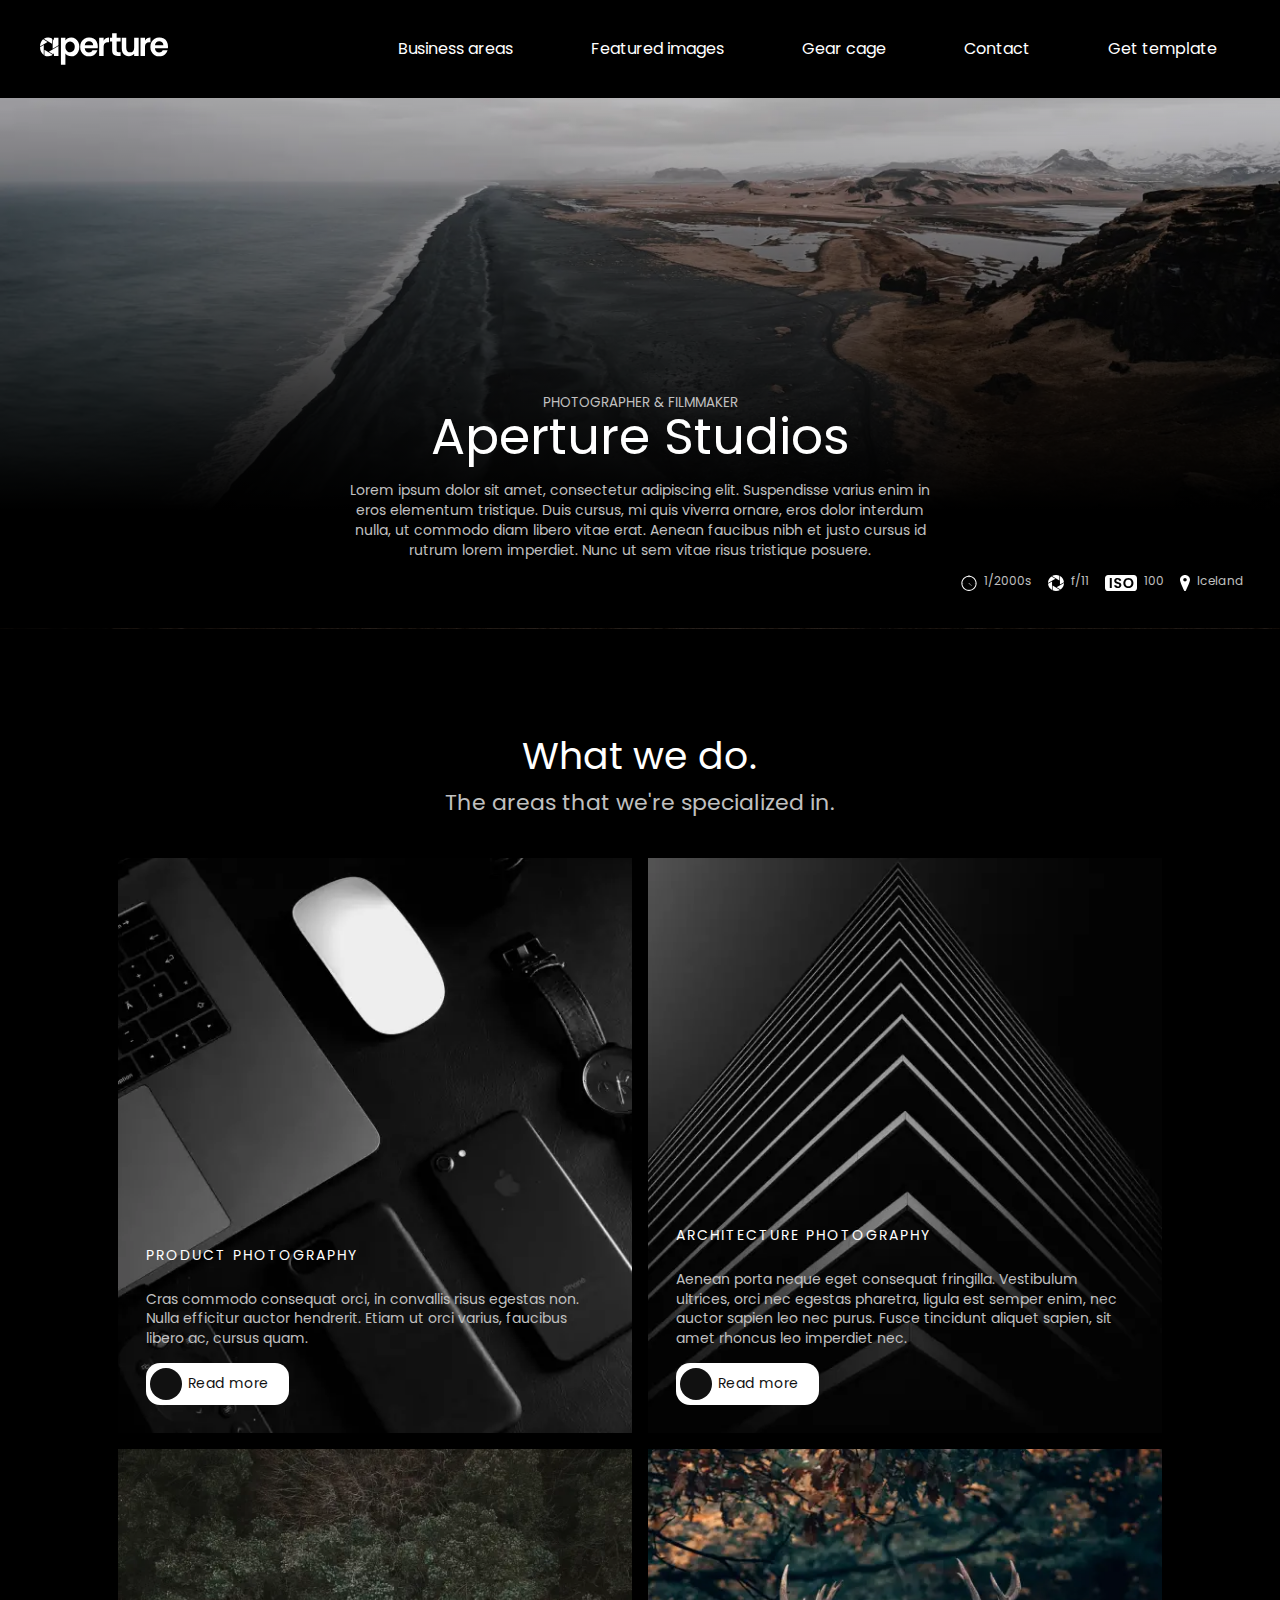
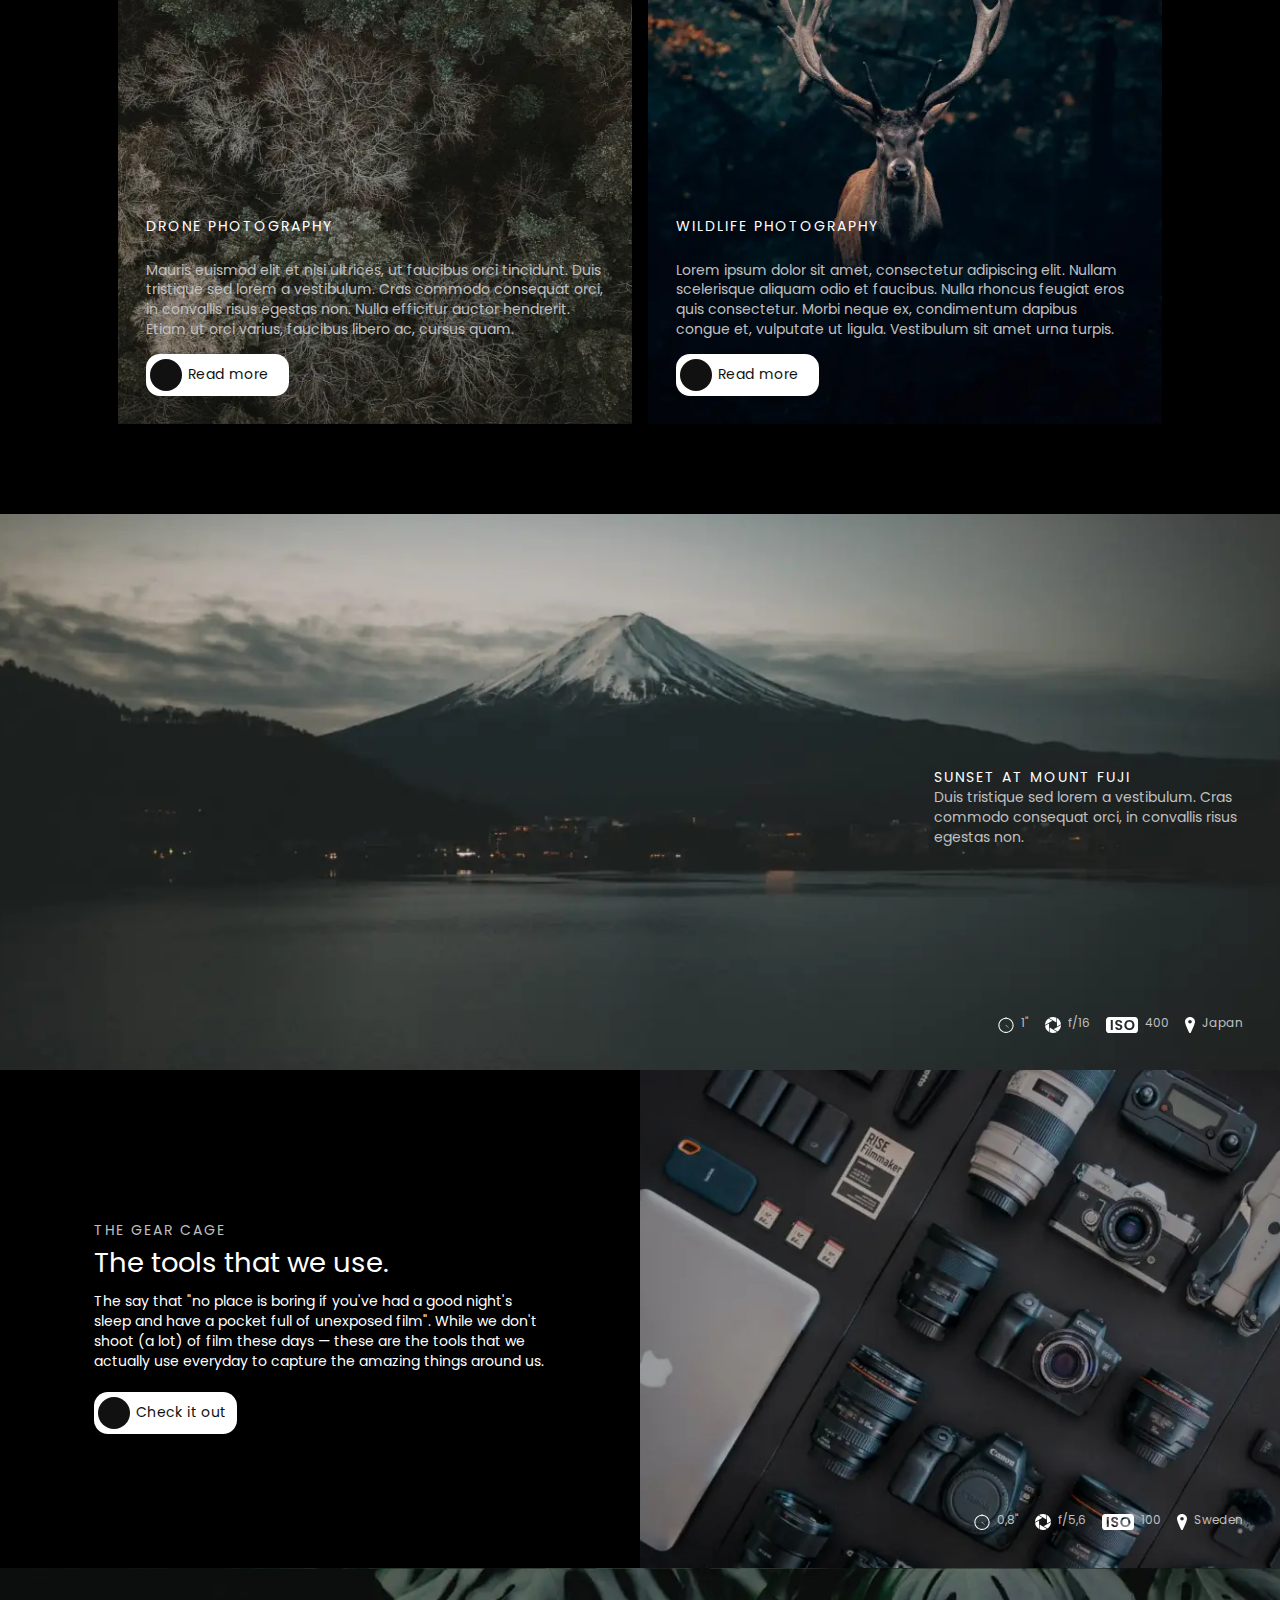
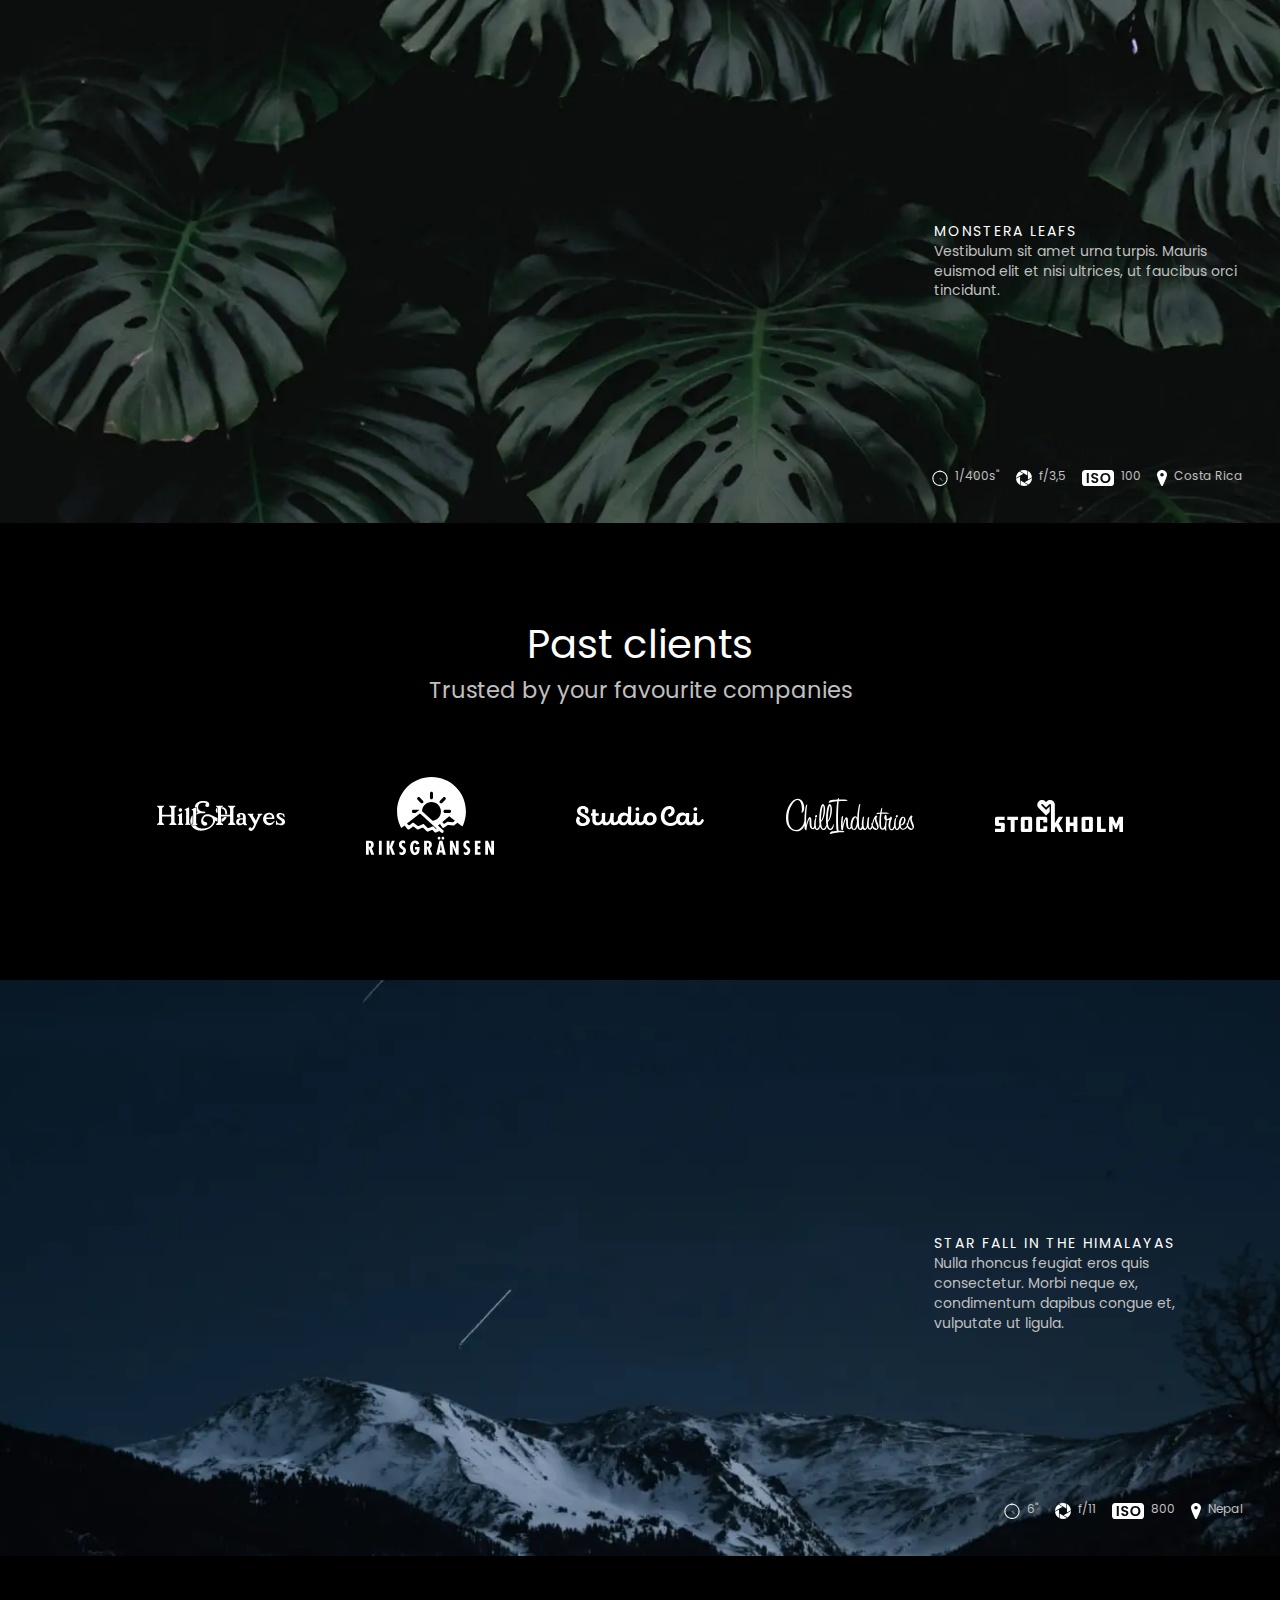
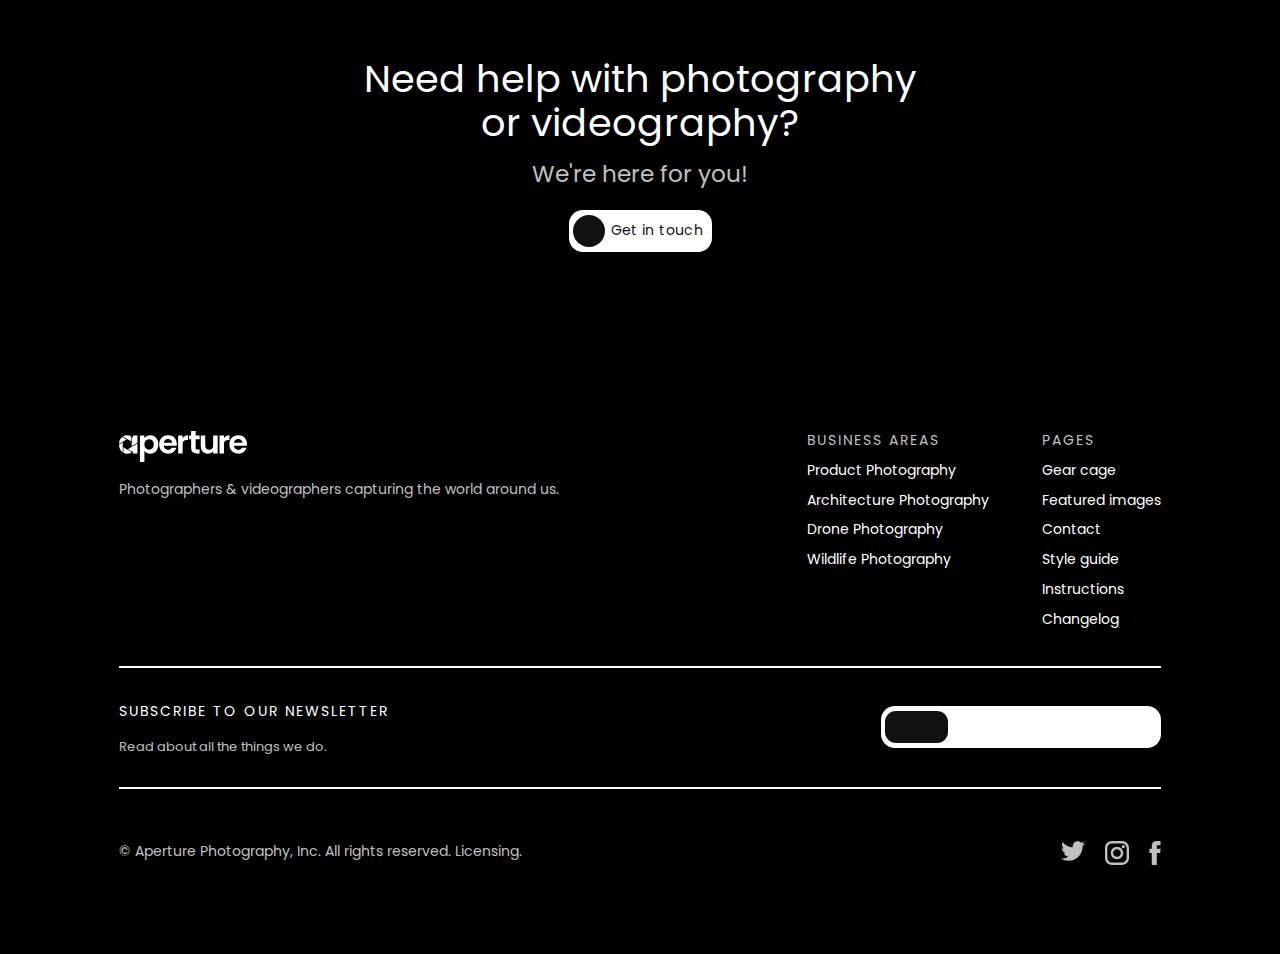
<file: index.html>
<!DOCTYPE html>
<html lang="ru">

<head>
	<title>Aperture | Main</title>
	<meta charset="UTF-8">
	<meta name="format-detection" content="telephone=no">
	<!-- <style>body{opacity: 0;}</style> -->
	<link rel="stylesheet" href="css/style.min.css?_v=20230318201046">
	<link rel="shortcut icon" href="aperture.ico">
	<!-- <meta name="robots" content="noindex, nofollow"> -->
	<meta name="viewport" content="width=device-width, initial-scale=1.0">
</head>

<body>
	<div class="wrapper">
		<header data-scroll="100" data-scroll-show="400" class="header">
			<div class="header__container">
				<img class="header__logo" src="img/icons/logo.svg" alt="">
				<div class="header__menu menu">
					<button type="button" class="menu__icon icon-menu"><span></span></button>
					<nav class="menu__body">
						<ul class="menu__list">
							<li class="menu__item"><a href="" data-goto=".specialized" class="menu__link">Business areas</a>
							</li>
							<li class="menu__item"><a href="" data-goto=".widephoto_fuji" class="menu__link">Featured images</a></li>
							<li class="menu__item"><a href="" data-goto=".gear" class="menu__link">Gear cage</a></li>
							<li class="menu__item"><a href="" data-goto=".footer" class="menu__link">Contact</a></li>
							<li class="menu__item"><a href="" data-goto=".specialized" class="menu__link">Get template</a></li>
						</ul>
					</nav>
				</div>
			</div>
		</header>
		<main>
			<section class="about">
				<div class="about__container">
					<div class="about__content">
						<div class="about__subtitle">Photographer & Filmmaker</div>
						<h1 class="about__title">Aperture Studios</h1>
						<p class="about__text">Lorem ipsum dolor sit amet, consectetur adipiscing elit. Suspendisse varius
							enim
							in eros elementum tristique. Duis cursus, mi quis viverra ornare, eros dolor interdum nulla, ut
							commodo diam libero vitae erat. Aenean faucibus nibh et justo cursus id rutrum lorem imperdiet.
							Nunc
							ut sem vitae risus tristique posuere.</p>
					</div>
					<div class="about__settings setup">
						<div class="setup__photo">
							<img class="setup__img" src="img/icons/shutter.svg" alt="">
							<div class="setup__params">1/2000s</div>
						</div>
						<div class="setup__photo">
							<img class="setup__img" src="img/icons/aperture.svg" alt="">
							<div class="setup__params">f/11</div>
						</div>
						<div class="setup__photo">
							<img class="setup__img" src="img/icons/iso.svg" alt="">
							<div class="setup__params">100</div>
						</div>
						<div class="setup__photo">
							<img class="setup__img" src="img/icons/location.svg" alt="">
							<div class="setup__params">Iceland</div>
						</div>
					</div>
				</div>
			</section>
			<section class="specialized">
				<div class="specialized__container">
					<h2 class="specialized__title">What we do.</h2>
					<p class="specialized__text">The areas that we're specialized in.</p>
					<div class="specialized__items">
						<div class="specialized__item item-specialized item-specialized_product">
							<div class="item-specialized__title">Product Photography</div>
							<div class="item-specialized__text">Cras commodo consequat orci, in convallis risus egestas non.
								Nulla efficitur auctor hendrerit. Etiam ut orci varius, faucibus libero ac, cursus quam.</div>
							<label class="switch">
								<input type="checkbox" class="switch__input">
								<span class="switch__slider">Read more</span>
							</label>
						</div>
						<div class="specialized__item item-specialized item-specialized_architecture">
							<div class="item-specialized__title">Architecture Photography</div>
							<div class="item-specialized__text">Aenean porta neque eget consequat fringilla. Vestibulum
								ultrices, orci nec egestas pharetra, ligula est semper enim, nec auctor sapien leo nec purus.
								Fusce tincidunt aliquet sapien, sit amet rhoncus leo imperdiet nec.</div>
							<label class="switch">
								<input type="checkbox" class="switch__input">
								<span class="switch__slider">Read more</span>
							</label>
						</div>
						<div class="specialized__item item-specialized item-specialized_drone">
							<div class="item-specialized__title">Drone Photography</div>
							<div class="item-specialized__text">Mauris euismod elit et nisi ultrices, ut faucibus orci
								tincidunt. Duis tristique sed lorem a vestibulum. Cras commodo consequat orci, in convallis
								risus egestas non. Nulla efficitur auctor hendrerit. Etiam ut orci varius, faucibus libero ac,
								cursus quam.</div>
							<label class="switch">
								<input type="checkbox" class="switch__input">
								<span class="switch__slider">Read more</span>
							</label>
						</div>
						<div class="specialized__item item-specialized item-specialized_wildlife">
							<div class="item-specialized__title">Wildlife Photography</div>
							<div class="item-specialized__text">Lorem ipsum dolor sit amet, consectetur adipiscing elit. Nullam
								scelerisque aliquam odio et faucibus. Nulla rhoncus feugiat eros quis consectetur. Morbi neque
								ex, condimentum dapibus congue et, vulputate ut ligula. Vestibulum sit amet urna turpis.</div>
							<label class="switch">
								<input type="checkbox" class="switch__input">
								<span class="switch__slider">Read more</span>
							</label>
						</div>
					</div>
				</div>
			</section>
			<section class="widephoto widephoto_fuji">
				<div class="widephoto__container">
					<div class="widephoto__content">
						<div class="widephoto__title">Sunset at Mount Fuji</div>
						<div class="widephoto__text">Duis tristique sed lorem a vestibulum. Cras commodo consequat orci, in
							convallis
							risus egestas non.</div>
					</div>
					<div class="about__settings setup setup_right">
						<div class="setup__photo">
							<img class="setup__img" src="img/icons/shutter.svg" alt="">
							<div class="setup__params">1"</div>
						</div>
						<div class="setup__photo">
							<img class="setup__img" src="img/icons/aperture.svg" alt="">
							<div class="setup__params">f/16</div>
						</div>
						<div class="setup__photo">
							<img class="setup__img" src="img/icons/iso.svg" alt="">
							<div class="setup__params">400</div>
						</div>
						<div class="setup__photo">
							<img class="setup__img" src="img/icons/location.svg" alt="">
							<div class="setup__params">Japan</div>
						</div>
					</div>
				</div>
			</section>
			<section class="gear">
				<div class="gear__container">
					<div class="gear__content">
						<div class="gear__subtitle">The Gear cage</div>
						<div class="gear__title">The tools that we use.</div>
						<div class="gear__text">The say that "no place is boring if you've had a good night's sleep and have a
							pocket full of unexposed film". While we don't shoot (a lot) of film these days — these are the
							tools that we actually use everyday to capture the amazing things around us.</div>

						<label class="switch">
							<input type="checkbox" class="switch__input">
							<span class="switch__slider">Check it out</span>
						</label>
					</div>
					<div class="gear__photo">
						<div class="setup setup-gear">
							<div class="setup__photo">
								<img class="setup__img" src="img/icons/shutter.svg" alt="">
								<div class="setup__params">0,8"</div>
							</div>
							<div class="setup__photo">
								<img class="setup__img" src="img/icons/aperture.svg" alt="">
								<div class="setup__params">f/5,6</div>
							</div>
							<div class="setup__photo">
								<img class="setup__img" src="img/icons/iso.svg" alt="">
								<div class="setup__params">100</div>
							</div>
							<div class="setup__photo">
								<img class="setup__img" src="img/icons/location.svg" alt="">
								<div class="setup__params">Sweden</div>
							</div>
						</div>
					</div>
				</div>
			</section>
			<section class="widephoto widephoto_leaves">
				<div class="widephoto__container">
					<div class="widephoto__content">
						<div class="widephoto__title">Monstera Leafs</div>
						<div class="widephoto__text">Vestibulum sit amet urna turpis. Mauris euismod elit et nisi ultrices, ut
							faucibus orci tincidunt.</div>
					</div>
					<div class="about__settings setup setup_right">
						<div class="setup__photo">
							<img class="setup__img" src="img/icons/shutter.svg" alt="">
							<div class="setup__params">1/400s"</div>
						</div>
						<div class="setup__photo">
							<img class="setup__img" src="img/icons/aperture.svg" alt="">
							<div class="setup__params">f/3,5</div>
						</div>
						<div class="setup__photo">
							<img class="setup__img" src="img/icons/iso.svg" alt="">
							<div class="setup__params">100</div>
						</div>
						<div class="setup__photo">
							<img class="setup__img" src="img/icons/location.svg" alt="">
							<div class="setup__params">Costa Rica</div>
						</div>
					</div>
				</div>
			</section>
			<section class="clients">
				<div class="clients__container">
					<div class="clients__title">Past clients</div>
					<div class="clients__text">Trusted by your favourite companies</div>
					<div class="clients__items">
						<img class="clients__item" src="img/icons/clients/hill_hayes.svg" alt="">
						<img class="clients__item" src="img/icons/clients/riksgransen.svg" alt="">
						<img class="clients__item" src="img/icons/clients/studio_cai.svg" alt="">
						<img class="clients__item" src="img/icons/clients/chill_industries.svg" alt="">
						<img class="clients__item" src="img/icons/clients/stockholm.svg" alt="">
					</div>
				</div>
			</section>
			<section class="widephoto widephoto_nepal">
				<div class="widephoto__container">
					<div class="widephoto__content">
						<div class="widephoto__title">Star fall in the Himalayas</div>
						<div class="widephoto__text">Nulla rhoncus feugiat eros quis consectetur. Morbi neque ex, condimentum
							dapibus congue et, vulputate ut ligula.</div>
					</div>
					<div class="about__settings setup setup_right">
						<div class="setup__photo">
							<img class="setup__img" src="img/icons/shutter.svg" alt="">
							<div class="setup__params">6"</div>
						</div>
						<div class="setup__photo">
							<img class="setup__img" src="img/icons/aperture.svg" alt="">
							<div class="setup__params">f/11</div>
						</div>
						<div class="setup__photo">
							<img class="setup__img" src="img/icons/iso.svg" alt="">
							<div class="setup__params">800</div>
						</div>
						<div class="setup__photo">
							<img class="setup__img" src="img/icons/location.svg" alt="">
							<div class="setup__params">Nepal</div>
						</div>
					</div>
				</div>
			</section>
			<section class="help">
				<div class="help__container">
					<div class="help__title">Need help with photography or videography?</div>
					<div class="help__text">We're here for you!</div>
					<label class="switch">
						<input type="checkbox" class="switch__input">
						<span class="switch__slider">Get in touch</span>
					</label>
				</div>
			</section>
		</main>

		<footer class="footer">
			<div class="footer__container">
				<div class="footer__items">
					<div class="footer__logo">
						<img class="footer__img" src="img/icons/logo.svg" alt="">
						<div class="footer__about">Photographers & videographers capturing the world around us.</div>
					</div>
					<div class="footer__links">
						<ul class="footer__areas">
							<div class="footer__title">Business areas</div>
							<li><a href="" class="footer__link">Product Photography</a></li>
							<li><a href="" class="footer__link">Architecture Photography</a></li>
							<li><a href="" class="footer__link">Drone Photography</a></li>
							<li><a href="" class="footer__link">Wildlife Photography</a></li>
						</ul>
						<ul class="footer__pages">
							<div class="footer__title">Pages</div>
							<li><a href="" class="footer__link">Gear cage</a></li>
							<li><a href="" class="footer__link">Featured images</a></li>
							<li><a href="" class="footer__link">Contact</a></li>
							<li><a href="" class="footer__link">Style guide</a></li>
							<li><a href="" class="footer__link">Instructions</a></li>
							<li><a href="" class="footer__link">Changelog</a></li>
						</ul>
					</div>
				</div>
				<div class="footer__subscribe subscribe-footer">
					<div class="subscribe-footer__content">
						<div class="subscribe-footer__title">Subscribe to our newsletter</div>
						<div class="subscribe-footer__text">Read about all the things we do.</div>
					</div>
					<label class="switch switch_wide">
						<input type="checkbox" class="switch__input switch_wide__input">
						<span class="switch__slider switch_wide__slider"></span>
					</label>
				</div>
				<div class="footer__social">
					<div class="footer__licensing">© Aperture Photography, Inc. All rights reserved. Licensing.</div>
					<div class="footer__socials">
						<a href=""><img src="img/icons/socials/twitter.svg" alt=""></a>
						<a href=""><img src="img/icons/socials/instagram.svg" alt=""></a>
						<a href=""><img src="img/icons/socials/facebook.svg" alt=""></a>
					</div>
				</div>
			</div>
	</div>
	</footer>
	</div>
	<!-- 
<div id="popup" aria-hidden="true" class="popup">
	<div class="popup__wrapper">
		<div class="popup__content">
			<button data-close type="button" class="popup__close">Закрыть</button>
			<div class="popup__text">
			</div>
		</div>
	</div>
</div>
 -->

	<script src="js/app.min.js?_v=20230318201046"></script>
</body>

</html>
</file>
<file: css/style.min.css>
@charset "UTF-8";@import url(https://fonts.googleapis.com/css?family=Poppins:100,100italic,200,200italic,300,300italic,regular,italic,500,500italic,600,600italic,700,700italic,800,800italic,900,900italic&display=swap);[class*=_icon-]:before{font-family:icons;font-style:normal;font-weight:400;font-variant:normal;text-transform:none;line-height:1;-webkit-font-smoothing:antialiased;-moz-osx-font-smoothing:grayscale}[class*=_icon-]:before{display:block}._icon-aputure:before{content:"\e900"}._icon-chill_industries:before{content:"\e901"}._icon-facebook:before{content:"\e902"}._icon-hill_hayes:before{content:"\e903"}._icon-instagram:before{content:"\e904"}._icon-iso:before{content:"\e905"}._icon-location:before{content:"\e906"}._icon-logo:before{content:"\e907"}._icon-riksgransen:before{content:"\e908"}._icon-shutter:before{content:"\e909"}._icon-stockholm:before{content:"\e90a"}._icon-studio_cai:before{content:"\e90b"}._icon-twitter:before{content:"\e90c"}*{padding:0;margin:0;border:0}*,:after,:before{-webkit-box-sizing:border-box;box-sizing:border-box}body,html{height:100%;min-width:320px}body{color:silver;line-height:1;font-family:Poppins;font-size:.875rem;-ms-text-size-adjust:100%;-moz-text-size-adjust:100%;-webkit-text-size-adjust:100%;-webkit-font-smoothing:antialiased;-moz-osx-font-smoothing:grayscale}button,input,textarea{font-family:Poppins;font-size:inherit}button{cursor:pointer;color:inherit;background-color:inherit}a{color:inherit}a:link,a:visited{text-decoration:none}a:hover{text-decoration:none}ul li{list-style:none}img{vertical-align:top}h1,h2,h3,h4,h5,h6{font-weight:inherit;font-size:inherit}.lock body{overflow:hidden;-ms-touch-action:none;touch-action:none}.wrapper{min-height:100%;display:-webkit-box;display:-ms-flexbox;display:flex;-webkit-box-orient:vertical;-webkit-box-direction:normal;-ms-flex-direction:column;flex-direction:column;overflow:hidden;background-color:#000}.wrapper>main{-webkit-box-flex:1;-ms-flex:1 1 auto;flex:1 1 auto}.wrapper>*{min-width:0}[class*=__container]{max-width:90rem;-webkit-box-sizing:content-box;box-sizing:content-box;margin:0 auto}[class*=-ibg]{position:relative}[class*=-ibg] img{position:absolute;width:100%;height:100%;top:0;left:0;-o-object-fit:cover;object-fit:cover}[class*=-ibg_contain] img{-o-object-fit:contain;object-fit:contain}@supports (padding-left:clamp(0.625rem ,0.0892857143rem + 2.6785714286vw ,2.5rem)){.about__container{padding-left:clamp(.625rem ,.0892857143rem + 2.6785714286vw ,2.5rem)}}@supports not (padding-left:clamp(0.625rem ,0.0892857143rem + 2.6785714286vw ,2.5rem)){.about__container{padding-left:calc(.625rem + 1.875 * (100vw - 20rem)/ 70)}}@supports (padding-right:clamp(0.625rem ,0.0892857143rem + 2.6785714286vw ,2.5rem)){.about__container{padding-right:clamp(.625rem ,.0892857143rem + 2.6785714286vw ,2.5rem)}}@supports not (padding-right:clamp(0.625rem ,0.0892857143rem + 2.6785714286vw ,2.5rem)){.about__container{padding-right:calc(.625rem + 1.875 * (100vw - 20rem)/ 70)}}.setup{font-size:12px;display:-webkit-box;display:-ms-flexbox;display:flex;-webkit-column-gap:16px;-moz-column-gap:16px;column-gap:16px;-webkit-box-pack:end;-ms-flex-pack:end;justify-content:flex-end}.setup__photo{display:-webkit-box;display:-ms-flexbox;display:flex;-webkit-column-gap:7px;-moz-column-gap:7px;column-gap:7px}.switch{display:block;position:relative;height:42px;color:#111;width:143px;z-index:0}.switch__input{display:none;opacity:0}.switch__input:checked+.switch__slider{-webkit-transition:color .1s linear 0s;-o-transition:color .1s linear 0s;transition:color .1s linear 0s;background-color:#8cc473;color:rgba(17,17,17,0)}.switch__input:checked+.switch__slider::before{-webkit-transform:translateX(320%);-ms-transform:translateX(320%);transform:translateX(320%)}.switch__slider{position:absolute;cursor:pointer;top:0;left:0;bottom:0;right:0;background-color:#fff;border-radius:14px;-webkit-transition:all .3s linear 0s;-o-transition:all .3s linear 0s;transition:all .3s linear 0s;padding:13px 10px 13px 42px;white-space:nowrap;letter-spacing:.4px;vertical-align:middle}.switch__slider::before{content:"";position:absolute;cursor:pointer;left:4px;bottom:5px;height:32px;width:32px;background-color:#111;border-radius:50%;-webkit-transition:all .3s linear 0s;-o-transition:all .3s linear 0s;transition:all .3s linear 0s}.switch_wide{width:280px;-ms-flex-item-align:center;-ms-grid-row-align:center;align-self:center;-ms-flex-negative:0;flex-shrink:0}.switch_wide__slider::before{border-radius:11px;width:63px}.switch_wide__input:checked+.switch__slider::before{-webkit-transform:translateX(330%);-ms-transform:translateX(330%);transform:translateX(330%)}.no-webp .widephoto_fuji{background-image:url(../img/fuji_mount.jpg)}.no-webp .widephoto_leaves{background-image:url(../img/leaves.jpg)}.no-webp .widephoto_nepal{background-image:url(../img/night_sky.jpg)}.header{position:absolute;background-color:#000;width:100%;z-index:5}.header._header-scroll{position:fixed;top:-200%}.header._header-show{background-color:rgba(0,0,0,.8);-webkit-transition:all .6s ease 0s;-o-transition:all .6s ease 0s;transition:all .6s ease 0s;top:0}.header__container{max-width:1200px;display:-webkit-box;display:-ms-flexbox;display:flex;-webkit-box-pack:justify;-ms-flex-pack:justify;justify-content:space-between}@supports (padding:clamp(0.625rem ,0.2678571429rem + 1.7857142857vw ,1.875rem)){.header__container{padding:clamp(.625rem ,.2678571429rem + 1.7857142857vw ,1.875rem)}}@supports not (padding:clamp(0.625rem ,0.2678571429rem + 1.7857142857vw ,1.875rem)){.header__container{padding:calc(.625rem + 1.25 * (100vw - 20rem)/ 70)}}.header__logo{z-index:500}.menu{display:-webkit-box;display:-ms-flexbox;display:flex;-webkit-box-align:center;-ms-flex-align:center;align-items:center;font-weight:400;line-height:20px;color:#fff}@supports (font-size:clamp(0.875rem ,0.5rem + 0.6666666667vw ,1rem)){.menu{font-size:clamp(.875rem ,.5rem + .6666666667vw ,1rem)}}@supports not (font-size:clamp(0.875rem ,0.5rem + 0.6666666667vw ,1rem)){.menu{font-size:calc(.875rem + .125 * (100vw - 56.25rem)/ 18.75)}}.menu__list{display:-webkit-box;display:-ms-flexbox;display:flex}@supports ((-moz-column-gap:clamp(0.625rem ,-2rem + 5.25vw ,1.9375rem)) or (column-gap:clamp(0.625rem ,-2rem + 5.25vw ,1.9375rem))){.menu__list{-webkit-column-gap:clamp(.625rem ,-2rem + 5.25vw ,1.9375rem);-moz-column-gap:clamp(.625rem ,-2rem + 5.25vw ,1.9375rem);column-gap:clamp(.625rem ,-2rem + 5.25vw ,1.9375rem)}}@supports not ((-moz-column-gap:clamp(0.625rem ,-2rem + 5.25vw ,1.9375rem)) or (column-gap:clamp(0.625rem ,-2rem + 5.25vw ,1.9375rem))){.menu__list{-webkit-column-gap:calc(.625rem + 1.3125 * (100vw - 50rem)/ 25);-moz-column-gap:calc(.625rem + 1.3125 * (100vw - 50rem)/ 25);column-gap:calc(.625rem + 1.3125 * (100vw - 50rem)/ 25)}}.menu__item{-webkit-transition:all .4s ease 0s;-o-transition:all .4s ease 0s;transition:all .4s ease 0s}@supports (padding-top:clamp(0.375rem ,-0.375rem + 1.3333333333vw ,0.625rem)){.menu__item{padding-top:clamp(.375rem ,-.375rem + 1.3333333333vw ,.625rem)}}@supports not (padding-top:clamp(0.375rem ,-0.375rem + 1.3333333333vw ,0.625rem)){.menu__item{padding-top:calc(.375rem + .25 * (100vw - 56.25rem)/ 18.75)}}@supports (padding-bottom:clamp(0.375rem ,-0.375rem + 1.3333333333vw ,0.625rem)){.menu__item{padding-bottom:clamp(.375rem ,-.375rem + 1.3333333333vw ,.625rem)}}@supports not (padding-bottom:clamp(0.375rem ,-0.375rem + 1.3333333333vw ,0.625rem)){.menu__item{padding-bottom:calc(.375rem + .25 * (100vw - 56.25rem)/ 18.75)}}@supports (padding-left:clamp(0.75rem ,-0.75rem + 2.6666666667vw ,1.25rem)){.menu__item{padding-left:clamp(.75rem ,-.75rem + 2.6666666667vw ,1.25rem)}}@supports not (padding-left:clamp(0.75rem ,-0.75rem + 2.6666666667vw ,1.25rem)){.menu__item{padding-left:calc(.75rem + .5 * (100vw - 56.25rem)/ 18.75)}}@supports (padding-right:clamp(0.75rem ,-0.75rem + 2.6666666667vw ,1.25rem)){.menu__item{padding-right:clamp(.75rem ,-.75rem + 2.6666666667vw ,1.25rem)}}@supports not (padding-right:clamp(0.75rem ,-0.75rem + 2.6666666667vw ,1.25rem)){.menu__item{padding-right:calc(.75rem + .5 * (100vw - 56.25rem)/ 18.75)}}@supports (border-radius:clamp(0.625rem ,-0.125rem + 1.3333333333vw ,0.875rem)){.menu__item{border-radius:clamp(.625rem ,-.125rem + 1.3333333333vw ,.875rem)}}@supports not (border-radius:clamp(0.625rem ,-0.125rem + 1.3333333333vw ,0.875rem)){.menu__item{border-radius:calc(.625rem + .25 * (100vw - 56.25rem)/ 18.75)}}@supports (padding-top:clamp(0.625rem ,0.5892857143rem + 0.1785714286vw ,0.75rem)){.menu__item{padding-top:clamp(.625rem ,.5892857143rem + .1785714286vw ,.75rem)}}@supports not (padding-top:clamp(0.625rem ,0.5892857143rem + 0.1785714286vw ,0.75rem)){.menu__item{padding-top:calc(.625rem + .125 * (100vw - 20rem)/ 70)}}@supports (padding-bottom:clamp(0.625rem ,0.5892857143rem + 0.1785714286vw ,0.75rem)){.menu__item{padding-bottom:clamp(.625rem ,.5892857143rem + .1785714286vw ,.75rem)}}@supports not (padding-bottom:clamp(0.625rem ,0.5892857143rem + 0.1785714286vw ,0.75rem)){.menu__item{padding-bottom:calc(.625rem + .125 * (100vw - 20rem)/ 70)}}@supports (padding-left:clamp(1.25rem ,1.1785714286rem + 0.3571428571vw ,1.5rem)){.menu__item{padding-left:clamp(1.25rem ,1.1785714286rem + .3571428571vw ,1.5rem)}}@supports not (padding-left:clamp(1.25rem ,1.1785714286rem + 0.3571428571vw ,1.5rem)){.menu__item{padding-left:calc(1.25rem + .25 * (100vw - 20rem)/ 70)}}@supports (padding-right:clamp(1.25rem ,1.1785714286rem + 0.3571428571vw ,1.5rem)){.menu__item{padding-right:clamp(1.25rem ,1.1785714286rem + .3571428571vw ,1.5rem)}}@supports not (padding-right:clamp(1.25rem ,1.1785714286rem + 0.3571428571vw ,1.5rem)){.menu__item{padding-right:calc(1.25rem + .25 * (100vw - 20rem)/ 70)}}.menu__link{white-space:nowrap}.menu-open .menu__body{left:0}.menu-open .menu__body::before{content:"";position:fixed;width:100%;top:0;left:0;background-color:#000}@supports (height:clamp(3.125rem ,2.2321428571rem + 4.4642857143vw ,6.25rem)){.menu-open .menu__body::before{height:clamp(3.125rem ,2.2321428571rem + 4.4642857143vw ,6.25rem)}}@supports not (height:clamp(3.125rem ,2.2321428571rem + 4.4642857143vw ,6.25rem)){.menu-open .menu__body::before{height:calc(3.125rem + 3.125 * (100vw - 20rem)/ 70)}}.icon-menu{display:none}.footer__container{display:-webkit-box;display:-ms-flexbox;display:flex;-webkit-box-orient:vertical;-webkit-box-direction:normal;-ms-flex-direction:column;flex-direction:column}@supports (padding-top:clamp(1.25rem ,-0.1785714286rem + 7.1428571429vw ,6.25rem)){.footer__container{padding-top:clamp(1.25rem ,-.1785714286rem + 7.1428571429vw ,6.25rem)}}@supports not (padding-top:clamp(1.25rem ,-0.1785714286rem + 7.1428571429vw ,6.25rem)){.footer__container{padding-top:calc(1.25rem + 5 * (100vw - 20rem)/ 70)}}@supports (padding-bottom:clamp(1.25rem ,-0.1785714286rem + 7.1428571429vw ,6.25rem)){.footer__container{padding-bottom:clamp(1.25rem ,-.1785714286rem + 7.1428571429vw ,6.25rem)}}@supports not (padding-bottom:clamp(1.25rem ,-0.1785714286rem + 7.1428571429vw ,6.25rem)){.footer__container{padding-bottom:calc(1.25rem + 5 * (100vw - 20rem)/ 70)}}@supports (padding-right:clamp(1.25rem ,-0.8214285714rem + 10.3571428571vw ,8.5rem)){.footer__container{padding-right:clamp(1.25rem ,-.8214285714rem + 10.3571428571vw ,8.5rem)}}@supports not (padding-right:clamp(1.25rem ,-0.8214285714rem + 10.3571428571vw ,8.5rem)){.footer__container{padding-right:calc(1.25rem + 7.25 * (100vw - 20rem)/ 70)}}@supports (padding-left:clamp(1.25rem ,-0.8214285714rem + 10.3571428571vw ,8.5rem)){.footer__container{padding-left:clamp(1.25rem ,-.8214285714rem + 10.3571428571vw ,8.5rem)}}@supports not (padding-left:clamp(1.25rem ,-0.8214285714rem + 10.3571428571vw ,8.5rem)){.footer__container{padding-left:calc(1.25rem + 7.25 * (100vw - 20rem)/ 70)}}.footer__items{display:-webkit-box;display:-ms-flexbox;display:flex;-webkit-box-orient:horizontal;-webkit-box-direction:normal;-ms-flex-direction:row;flex-direction:row;-webkit-box-pack:justify;-ms-flex-pack:justify;justify-content:space-between;margin-bottom:36px}@supports ((-moz-column-gap:clamp(2.5rem ,2.2321428571rem + 1.3392857143vw ,3.4375rem)) or (column-gap:clamp(2.5rem ,2.2321428571rem + 1.3392857143vw ,3.4375rem))){.footer__items{-webkit-column-gap:clamp(2.5rem ,2.2321428571rem + 1.3392857143vw ,3.4375rem);-moz-column-gap:clamp(2.5rem ,2.2321428571rem + 1.3392857143vw ,3.4375rem);column-gap:clamp(2.5rem ,2.2321428571rem + 1.3392857143vw ,3.4375rem)}}@supports not ((-moz-column-gap:clamp(2.5rem ,2.2321428571rem + 1.3392857143vw ,3.4375rem)) or (column-gap:clamp(2.5rem ,2.2321428571rem + 1.3392857143vw ,3.4375rem))){.footer__items{-webkit-column-gap:calc(2.5rem + .9375 * (100vw - 20rem)/ 70);-moz-column-gap:calc(2.5rem + .9375 * (100vw - 20rem)/ 70);column-gap:calc(2.5rem + .9375 * (100vw - 20rem)/ 70)}}.footer__img{margin-bottom:20px}.footer__links{display:-webkit-box;display:-ms-flexbox;display:flex;line-height:142.8571428571%}@supports ((-moz-column-gap:clamp(2.5rem ,2.2321428571rem + 1.3392857143vw ,3.4375rem)) or (column-gap:clamp(2.5rem ,2.2321428571rem + 1.3392857143vw ,3.4375rem))){.footer__links{-webkit-column-gap:clamp(2.5rem ,2.2321428571rem + 1.3392857143vw ,3.4375rem);-moz-column-gap:clamp(2.5rem ,2.2321428571rem + 1.3392857143vw ,3.4375rem);column-gap:clamp(2.5rem ,2.2321428571rem + 1.3392857143vw ,3.4375rem)}}@supports not ((-moz-column-gap:clamp(2.5rem ,2.2321428571rem + 1.3392857143vw ,3.4375rem)) or (column-gap:clamp(2.5rem ,2.2321428571rem + 1.3392857143vw ,3.4375rem))){.footer__links{-webkit-column-gap:calc(2.5rem + .9375 * (100vw - 20rem)/ 70);-moz-column-gap:calc(2.5rem + .9375 * (100vw - 20rem)/ 70);column-gap:calc(2.5rem + .9375 * (100vw - 20rem)/ 70)}}.footer__areas,.footer__pages{display:-webkit-box;display:-ms-flexbox;display:flex;-webkit-box-orient:vertical;-webkit-box-direction:normal;-ms-flex-direction:column;flex-direction:column;row-gap:10px;white-space:nowrap}.footer__title{text-transform:uppercase;letter-spacing:2px}.footer__link{color:#fff;-webkit-transition:color .3s ease 0s;-o-transition:color .3s ease 0s;transition:color .3s ease 0s}.footer__link:hover{color:#5a4d4d}.footer__social{display:-webkit-box;display:-ms-flexbox;display:flex;-webkit-box-pack:justify;-ms-flex-pack:justify;justify-content:space-between}.footer__licensing{line-height:153%}.footer__socials{display:-webkit-box;display:-ms-flexbox;display:flex;-webkit-column-gap:20px;-moz-column-gap:20px;column-gap:20px}.subscribe-footer{display:-webkit-box;display:-ms-flexbox;display:flex;-webkit-box-pack:justify;-ms-flex-pack:justify;justify-content:space-between;border-top:2px solid #fff;border-bottom:2px solid #fff}@supports (padding-top:clamp(1.25rem ,0.9642857143rem + 1.4285714286vw ,2.25rem)){.subscribe-footer{padding-top:clamp(1.25rem ,.9642857143rem + 1.4285714286vw ,2.25rem)}}@supports not (padding-top:clamp(1.25rem ,0.9642857143rem + 1.4285714286vw ,2.25rem)){.subscribe-footer{padding-top:calc(1.25rem + 1 * (100vw - 20rem)/ 70)}}@supports (padding-bottom:clamp(1.25rem ,0.9642857143rem + 1.4285714286vw ,2.25rem)){.subscribe-footer{padding-bottom:clamp(1.25rem ,.9642857143rem + 1.4285714286vw ,2.25rem)}}@supports not (padding-bottom:clamp(1.25rem ,0.9642857143rem + 1.4285714286vw ,2.25rem)){.subscribe-footer{padding-bottom:calc(1.25rem + 1 * (100vw - 20rem)/ 70)}}@supports (margin-bottom:clamp(1.875rem ,1.4107142857rem + 2.3214285714vw ,3.5rem)){.subscribe-footer{margin-bottom:clamp(1.875rem ,1.4107142857rem + 2.3214285714vw ,3.5rem)}}@supports not (margin-bottom:clamp(1.875rem ,1.4107142857rem + 2.3214285714vw ,3.5rem)){.subscribe-footer{margin-bottom:calc(1.875rem + 1.625 * (100vw - 20rem)/ 70)}}@supports ((-moz-column-gap:clamp(2.5rem ,2.2321428571rem + 1.3392857143vw ,3.4375rem)) or (column-gap:clamp(2.5rem ,2.2321428571rem + 1.3392857143vw ,3.4375rem))){.subscribe-footer{-webkit-column-gap:clamp(2.5rem ,2.2321428571rem + 1.3392857143vw ,3.4375rem);-moz-column-gap:clamp(2.5rem ,2.2321428571rem + 1.3392857143vw ,3.4375rem);column-gap:clamp(2.5rem ,2.2321428571rem + 1.3392857143vw ,3.4375rem)}}@supports not ((-moz-column-gap:clamp(2.5rem ,2.2321428571rem + 1.3392857143vw ,3.4375rem)) or (column-gap:clamp(2.5rem ,2.2321428571rem + 1.3392857143vw ,3.4375rem))){.subscribe-footer{-webkit-column-gap:calc(2.5rem + .9375 * (100vw - 20rem)/ 70);-moz-column-gap:calc(2.5rem + .9375 * (100vw - 20rem)/ 70);column-gap:calc(2.5rem + .9375 * (100vw - 20rem)/ 70)}}.subscribe-footer__content{display:-webkit-box;display:-ms-flexbox;display:flex;-webkit-box-orient:vertical;-webkit-box-direction:normal;-ms-flex-direction:column;flex-direction:column}.subscribe-footer__title{text-transform:uppercase;color:#fff;letter-spacing:2px;line-height:142.8571428571%}@supports (margin-bottom:clamp(0.625rem ,0.4464285714rem + 0.8928571429vw ,1.25rem)){.subscribe-footer__title{margin-bottom:clamp(.625rem ,.4464285714rem + .8928571429vw ,1.25rem)}}@supports not (margin-bottom:clamp(0.625rem ,0.4464285714rem + 0.8928571429vw ,1.25rem)){.subscribe-footer__title{margin-bottom:calc(.625rem + .625 * (100vw - 20rem)/ 70)}}.subscribe-footer__text{font-size:13px}.no-webp .about{background-image:-webkit-gradient(linear,left bottom,left top,color-stop(18.78%,#000),color-stop(98.53%,rgba(0,0,0,0))),url(../img/main_img.jpg)}.no-webp .about{background-image:-o-linear-gradient(bottom,#000 18.78%,rgba(0,0,0,0) 98.53%),url(../img/main_img.jpg)}.no-webp .about{background-image:linear-gradient(360deg,#000 18.78%,rgba(0,0,0,0) 98.53%),url(../img/main_img.jpg)}.about{background-position:center;background-size:cover}@supports (padding-top:clamp(3.125rem ,2.2321428571rem + 4.4642857143vw ,6.25rem)){.about{padding-top:clamp(3.125rem ,2.2321428571rem + 4.4642857143vw ,6.25rem)}}@supports not (padding-top:clamp(3.125rem ,2.2321428571rem + 4.4642857143vw ,6.25rem)){.about{padding-top:calc(3.125rem + 3.125 * (100vw - 20rem)/ 70)}}@supports (padding-bottom:clamp(1.25rem ,0.875rem + 1.875vw ,2.5625rem)){.about__container{padding-bottom:clamp(1.25rem ,.875rem + 1.875vw ,2.5625rem)}}@supports not (padding-bottom:clamp(1.25rem ,0.875rem + 1.875vw ,2.5625rem)){.about__container{padding-bottom:calc(1.25rem + 1.3125 * (100vw - 20rem)/ 70)}}.about__content{max-width:600px;margin:0 auto;text-align:center;margin-bottom:4px;padding:20px 10px 10px 10px}@supports (padding-top:clamp(1.25rem ,-4.6428571429rem + 29.4642857143vw ,21.875rem)){.about__content{padding-top:clamp(1.25rem ,-4.6428571429rem + 29.4642857143vw ,21.875rem)}}@supports not (padding-top:clamp(1.25rem ,-4.6428571429rem + 29.4642857143vw ,21.875rem)){.about__content{padding-top:calc(1.25rem + 20.625 * (100vw - 20rem)/ 70)}}.about__subtitle{text-transform:uppercase}@supports (font-size:clamp(0.625rem ,0.5535714286rem + 0.3571428571vw ,0.875rem)){.about__subtitle{font-size:clamp(.625rem ,.5535714286rem + .3571428571vw ,.875rem)}}@supports not (font-size:clamp(0.625rem ,0.5535714286rem + 0.3571428571vw ,0.875rem)){.about__subtitle{font-size:calc(.625rem + .25 * (100vw - 20rem)/ 70)}}.about__title{line-height:109.2592592593%;color:#fff}@supports (font-size:clamp(1.875rem ,1.4464285714rem + 2.1428571429vw ,3.375rem)){.about__title{font-size:clamp(1.875rem ,1.4464285714rem + 2.1428571429vw ,3.375rem)}}@supports not (font-size:clamp(1.875rem ,1.4464285714rem + 2.1428571429vw ,3.375rem)){.about__title{font-size:calc(1.875rem + 1.5 * (100vw - 20rem)/ 70)}}@supports (margin-bottom:clamp(0.625rem ,0.4821428571rem + 0.7142857143vw ,1.125rem)){.about__title{margin-bottom:clamp(.625rem ,.4821428571rem + .7142857143vw ,1.125rem)}}@supports not (margin-bottom:clamp(0.625rem ,0.4821428571rem + 0.7142857143vw ,1.125rem)){.about__title{margin-bottom:calc(.625rem + .5 * (100vw - 20rem)/ 70)}}.about__text{line-height:142.8571428571%}.specialized__container{max-width:1168px}@supports (padding-top:clamp(1.875rem ,0.2678571429rem + 8.0357142857vw ,7.5rem)){.specialized__container{padding-top:clamp(1.875rem ,.2678571429rem + 8.0357142857vw ,7.5rem)}}@supports not (padding-top:clamp(1.875rem ,0.2678571429rem + 8.0357142857vw ,7.5rem)){.specialized__container{padding-top:calc(1.875rem + 5.625 * (100vw - 20rem)/ 70)}}@supports (padding-bottom:clamp(1.875rem ,0.625rem + 6.25vw ,6.25rem)){.specialized__container{padding-bottom:clamp(1.875rem ,.625rem + 6.25vw ,6.25rem)}}@supports not (padding-bottom:clamp(1.875rem ,0.625rem + 6.25vw ,6.25rem)){.specialized__container{padding-bottom:calc(1.875rem + 4.375 * (100vw - 20rem)/ 70)}}@supports (padding-right:clamp(0.625rem ,-1.625rem + 11.25vw ,8.5rem)){.specialized__container{padding-right:clamp(.625rem ,-1.625rem + 11.25vw ,8.5rem)}}@supports not (padding-right:clamp(0.625rem ,-1.625rem + 11.25vw ,8.5rem)){.specialized__container{padding-right:calc(.625rem + 7.875 * (100vw - 20rem)/ 70)}}@supports (padding-left:clamp(0.625rem ,-1.625rem + 11.25vw ,8.5rem)){.specialized__container{padding-left:clamp(.625rem ,-1.625rem + 11.25vw ,8.5rem)}}@supports not (padding-left:clamp(0.625rem ,-1.625rem + 11.25vw ,8.5rem)){.specialized__container{padding-left:calc(.625rem + 7.875 * (100vw - 20rem)/ 70)}}.specialized__title{line-height:105%;text-align:center;color:#fff}@supports (font-size:clamp(1.5rem ,1.2142857143rem + 1.4285714286vw ,2.5rem)){.specialized__title{font-size:clamp(1.5rem ,1.2142857143rem + 1.4285714286vw ,2.5rem)}}@supports not (font-size:clamp(1.5rem ,1.2142857143rem + 1.4285714286vw ,2.5rem)){.specialized__title{font-size:calc(1.5rem + 1 * (100vw - 20rem)/ 70)}}@supports (margin-bottom:clamp(0.5rem ,0.375rem + 0.625vw ,0.9375rem)){.specialized__title{margin-bottom:clamp(.5rem ,.375rem + .625vw ,.9375rem)}}@supports not (margin-bottom:clamp(0.5rem ,0.375rem + 0.625vw ,0.9375rem)){.specialized__title{margin-bottom:calc(.5rem + .4375 * (100vw - 20rem)/ 70)}}.specialized__text{line-height:130.4347826087%;text-align:center}@supports (font-size:clamp(1rem ,0.875rem + 0.625vw ,1.4375rem)){.specialized__text{font-size:clamp(1rem ,.875rem + .625vw ,1.4375rem)}}@supports not (font-size:clamp(1rem ,0.875rem + 0.625vw ,1.4375rem)){.specialized__text{font-size:calc(1rem + .4375 * (100vw - 20rem)/ 70)}}@supports (margin-bottom:clamp(1.875rem ,1.6607142857rem + 1.0714285714vw ,2.625rem)){.specialized__text{margin-bottom:clamp(1.875rem ,1.6607142857rem + 1.0714285714vw ,2.625rem)}}@supports not (margin-bottom:clamp(1.875rem ,1.6607142857rem + 1.0714285714vw ,2.625rem)){.specialized__text{margin-bottom:calc(1.875rem + .75 * (100vw - 20rem)/ 70)}}.specialized__items{display:-ms-grid;display:grid;gap:16px;grid-template-columns:repeat(auto-fit,minmax(380px,1fr))}.item-specialized{padding:72% 30px 30px 30px;display:-webkit-box;display:-ms-flexbox;display:flex;-webkit-box-orient:vertical;-webkit-box-direction:normal;-ms-flex-direction:column;flex-direction:column;-webkit-box-pack:end;-ms-flex-pack:end;justify-content:flex-end}@supports (padding-right:clamp(0.9375rem ,0.6696428571rem + 1.3392857143vw ,1.875rem)){.item-specialized{padding-right:clamp(.9375rem ,.6696428571rem + 1.3392857143vw ,1.875rem)}}@supports not (padding-right:clamp(0.9375rem ,0.6696428571rem + 1.3392857143vw ,1.875rem)){.item-specialized{padding-right:calc(.9375rem + .9375 * (100vw - 20rem)/ 70)}}@supports (padding-left:clamp(0.9375rem ,0.6696428571rem + 1.3392857143vw ,1.875rem)){.item-specialized{padding-left:clamp(.9375rem ,.6696428571rem + 1.3392857143vw ,1.875rem)}}@supports not (padding-left:clamp(0.9375rem ,0.6696428571rem + 1.3392857143vw ,1.875rem)){.item-specialized{padding-left:calc(.9375rem + .9375 * (100vw - 20rem)/ 70)}}@supports (padding-bottom:clamp(0.9375rem ,0.6696428571rem + 1.3392857143vw ,1.875rem)){.item-specialized{padding-bottom:clamp(.9375rem ,.6696428571rem + 1.3392857143vw ,1.875rem)}}@supports not (padding-bottom:clamp(0.9375rem ,0.6696428571rem + 1.3392857143vw ,1.875rem)){.item-specialized{padding-bottom:calc(.9375rem + .9375 * (100vw - 20rem)/ 70)}}.item-specialized__title{color:#fff;letter-spacing:2px;text-transform:uppercase}@supports (margin-bottom:clamp(0.75rem ,0.4285714286rem + 1.6071428571vw ,1.875rem)){.item-specialized__title{margin-bottom:clamp(.75rem ,.4285714286rem + 1.6071428571vw ,1.875rem)}}@supports not (margin-bottom:clamp(0.75rem ,0.4285714286rem + 1.6071428571vw ,1.875rem)){.item-specialized__title{margin-bottom:calc(.75rem + 1.125 * (100vw - 20rem)/ 70)}}.item-specialized__text{margin-bottom:14px;line-height:142.8571428571%}.no-webp .item-specialized_product{background-image:url(../img/mac.jpg)}.no-webp .item-specialized_architecture{background-image:url(../img/lines.jpg)}.no-webp .item-specialized_drone{background-image:url(../img/trees.jpg)}.no-webp .item-specialized_wildlife{background-image:url(../img/deer.jpg)}.item-specialized_architecture,.item-specialized_drone,.item-specialized_product,.item-specialized_wildlife{background-position:center;background-repeat:no-repeat;background-size:cover}.widephoto{background-position:center;background-size:cover}@supports (padding-bottom:clamp(1.25rem ,0.8928571429rem + 1.7857142857vw ,2.5rem)){.widephoto__container{padding-bottom:clamp(1.25rem ,.8928571429rem + 1.7857142857vw ,2.5rem)}}@supports not (padding-bottom:clamp(1.25rem ,0.8928571429rem + 1.7857142857vw ,2.5rem)){.widephoto__container{padding-bottom:calc(1.25rem + 1.25 * (100vw - 20rem)/ 70)}}@supports (padding-right:clamp(1.25rem ,0.8928571429rem + 1.7857142857vw ,2.5rem)){.widephoto__container{padding-right:clamp(1.25rem ,.8928571429rem + 1.7857142857vw ,2.5rem)}}@supports not (padding-right:clamp(1.25rem ,0.8928571429rem + 1.7857142857vw ,2.5rem)){.widephoto__container{padding-right:calc(1.25rem + 1.25 * (100vw - 20rem)/ 70)}}.widephoto__content{display:-webkit-box;display:-ms-flexbox;display:flex;-webkit-box-orient:vertical;-webkit-box-direction:normal;-ms-flex-direction:column;flex-direction:column}@supports (padding-top:clamp(13.75rem ,13.0357142857rem + 3.5714285714vw ,16.25rem)){.widephoto__content{padding-top:clamp(13.75rem ,13.0357142857rem + 3.5714285714vw ,16.25rem)}}@supports not (padding-top:clamp(13.75rem ,13.0357142857rem + 3.5714285714vw ,16.25rem)){.widephoto__content{padding-top:calc(13.75rem + 2.5 * (100vw - 20rem)/ 70)}}@supports (margin-left:clamp(3.75rem ,-14.4642857143rem + 91.0714285714vw ,67.5rem)){.widephoto__content{margin-left:clamp(3.75rem ,-14.4642857143rem + 91.0714285714vw ,67.5rem)}}@supports not (margin-left:clamp(3.75rem ,-14.4642857143rem + 91.0714285714vw ,67.5rem)){.widephoto__content{margin-left:calc(3.75rem + 63.75 * (100vw - 20rem)/ 70)}}@supports (margin-bottom:clamp(1.25rem ,-6.9642857143rem + 21.9047619048vw ,12.75rem)){.widephoto__content{margin-bottom:clamp(1.25rem ,-6.9642857143rem + 21.9047619048vw ,12.75rem)}}@supports not (margin-bottom:clamp(1.25rem ,-6.9642857143rem + 21.9047619048vw ,12.75rem)){.widephoto__content{margin-bottom:calc(1.25rem + 11.5 * (100vw - 37.5rem)/ 52.5)}}.widephoto__title{text-transform:uppercase;line-height:142.8571428571%;letter-spacing:2px;color:#fff;text-align:start}.widephoto__text{line-height:142.8571428571%}.gear__container{display:-ms-grid;display:grid;grid-template-columns:repeat(auto-fit,minmax(450px,1fr))}@supports (padding-top:clamp(1.25rem ,-1.4821428571rem + 13.6607142857vw ,10.8125rem)){.gear__content{padding-top:clamp(1.25rem ,-1.4821428571rem + 13.6607142857vw ,10.8125rem)}}@supports not (padding-top:clamp(1.25rem ,-1.4821428571rem + 13.6607142857vw ,10.8125rem)){.gear__content{padding-top:calc(1.25rem + 9.5625 * (100vw - 20rem)/ 70)}}@supports (padding-bottom:clamp(1.25rem ,-1.125rem + 11.875vw ,9.5625rem)){.gear__content{padding-bottom:clamp(1.25rem ,-1.125rem + 11.875vw ,9.5625rem)}}@supports not (padding-bottom:clamp(1.25rem ,-1.125rem + 11.875vw ,9.5625rem)){.gear__content{padding-bottom:calc(1.25rem + 8.3125 * (100vw - 20rem)/ 70)}}@supports (padding-left:clamp(1.25rem ,-0.2857142857rem + 7.6785714286vw ,6.625rem)){.gear__content{padding-left:clamp(1.25rem ,-.2857142857rem + 7.6785714286vw ,6.625rem)}}@supports not (padding-left:clamp(1.25rem ,-0.2857142857rem + 7.6785714286vw ,6.625rem)){.gear__content{padding-left:calc(1.25rem + 5.375 * (100vw - 20rem)/ 70)}}@supports (padding-right:clamp(1.25rem ,-0.1785714286rem + 7.1428571429vw ,6.25rem)){.gear__content{padding-right:clamp(1.25rem ,-.1785714286rem + 7.1428571429vw ,6.25rem)}}@supports not (padding-right:clamp(1.25rem ,-0.1785714286rem + 7.1428571429vw ,6.25rem)){.gear__content{padding-right:calc(1.25rem + 5 * (100vw - 20rem)/ 70)}}.gear__subtitle{text-transform:uppercase;letter-spacing:2px;line-height:142.8571428571%;margin-bottom:6px}.gear__title{color:#fff;line-height:114.2857142857%;margin-bottom:14px}@supports (font-size:clamp(1.5rem ,1.4285714286rem + 0.3571428571vw ,1.75rem)){.gear__title{font-size:clamp(1.5rem ,1.4285714286rem + .3571428571vw ,1.75rem)}}@supports not (font-size:clamp(1.5rem ,1.4285714286rem + 0.3571428571vw ,1.75rem)){.gear__title{font-size:calc(1.5rem + .25 * (100vw - 20rem)/ 70)}}.gear__text{color:#fff;line-height:142.8571428571%;margin-bottom:20px}.no-webp .gear__photo{background-image:url(../img/gear.jpg)}.gear__photo{display:-webkit-box;display:-ms-flexbox;display:flex;-webkit-box-orient:vertical;-webkit-box-direction:normal;-ms-flex-direction:column;flex-direction:column;-webkit-box-pack:end;-ms-flex-pack:end;justify-content:flex-end;-webkit-box-flex:0;-ms-flex-positive:0;flex-grow:0;background-position:center;background-size:cover}@supports (padding-bottom:clamp(1.25rem ,0.8928571429rem + 1.7857142857vw ,2.5rem)){.gear__photo{padding-bottom:clamp(1.25rem ,.8928571429rem + 1.7857142857vw ,2.5rem)}}@supports not (padding-bottom:clamp(1.25rem ,0.8928571429rem + 1.7857142857vw ,2.5rem)){.gear__photo{padding-bottom:calc(1.25rem + 1.25 * (100vw - 20rem)/ 70)}}@supports (padding-right:clamp(1.25rem ,0.8928571429rem + 1.7857142857vw ,2.5rem)){.gear__photo{padding-right:clamp(1.25rem ,.8928571429rem + 1.7857142857vw ,2.5rem)}}@supports not (padding-right:clamp(1.25rem ,0.8928571429rem + 1.7857142857vw ,2.5rem)){.gear__photo{padding-right:calc(1.25rem + 1.25 * (100vw - 20rem)/ 70)}}.clients__container{display:-webkit-box;display:-ms-flexbox;display:flex;-webkit-box-orient:vertical;-webkit-box-direction:normal;-ms-flex-direction:column;flex-direction:column;-webkit-box-align:center;-ms-flex-align:center;align-items:center}@supports (padding-top:clamp(1.25rem ,-0.4107142857rem + 8.3035714286vw ,7.0625rem)){.clients__container{padding-top:clamp(1.25rem ,-.4107142857rem + 8.3035714286vw ,7.0625rem)}}@supports not (padding-top:clamp(1.25rem ,-0.4107142857rem + 8.3035714286vw ,7.0625rem)){.clients__container{padding-top:calc(1.25rem + 5.8125 * (100vw - 20rem)/ 70)}}@supports (padding-bottom:clamp(1.25rem ,-0.1785714286rem + 7.1428571429vw ,6.25rem)){.clients__container{padding-bottom:clamp(1.25rem ,-.1785714286rem + 7.1428571429vw ,6.25rem)}}@supports not (padding-bottom:clamp(1.25rem ,-0.1785714286rem + 7.1428571429vw ,6.25rem)){.clients__container{padding-bottom:calc(1.25rem + 5 * (100vw - 20rem)/ 70)}}.clients__title{color:#fff;line-height:105%}@supports (font-size:clamp(1.75rem ,1.5rem + 1.25vw ,2.625rem)){.clients__title{font-size:clamp(1.75rem ,1.5rem + 1.25vw ,2.625rem)}}@supports not (font-size:clamp(1.75rem ,1.5rem + 1.25vw ,2.625rem)){.clients__title{font-size:calc(1.75rem + .875 * (100vw - 20rem)/ 70)}}@supports (margin-bottom:clamp(0.625rem ,0.5357142857rem + 0.4464285714vw ,0.9375rem)){.clients__title{margin-bottom:clamp(.625rem ,.5357142857rem + .4464285714vw ,.9375rem)}}@supports not (margin-bottom:clamp(0.625rem ,0.5357142857rem + 0.4464285714vw ,0.9375rem)){.clients__title{margin-bottom:calc(.625rem + .3125 * (100vw - 20rem)/ 70)}}@supports (margin-bottom:clamp(0.625rem ,0.0535714286rem + 2.8571428571vw ,2.625rem)){.clients__text{margin-bottom:clamp(.625rem ,.0535714286rem + 2.8571428571vw ,2.625rem)}}@supports not (margin-bottom:clamp(0.625rem ,0.0535714286rem + 2.8571428571vw ,2.625rem)){.clients__text{margin-bottom:calc(.625rem + 2 * (100vw - 20rem)/ 70)}}@supports (font-size:clamp(0.875rem ,0.6964285714rem + 0.8928571429vw ,1.5rem)){.clients__text{font-size:clamp(.875rem ,.6964285714rem + .8928571429vw ,1.5rem)}}@supports not (font-size:clamp(0.875rem ,0.6964285714rem + 0.8928571429vw ,1.5rem)){.clients__text{font-size:calc(.875rem + .625 * (100vw - 20rem)/ 70)}}.clients__items{display:-ms-grid;display:grid;-ms-grid-columns:(minmax(100px,128px))[5];grid-template-columns:repeat(5,minmax(100px,128px));-webkit-box-align:center;-ms-flex-align:center;align-items:center}@supports (padding-top:clamp(1.25rem ,0.8928571429rem + 1.7857142857vw ,2.5rem)){.clients__items{padding-top:clamp(1.25rem ,.8928571429rem + 1.7857142857vw ,2.5rem)}}@supports not (padding-top:clamp(1.25rem ,0.8928571429rem + 1.7857142857vw ,2.5rem)){.clients__items{padding-top:calc(1.25rem + 1.25 * (100vw - 20rem)/ 70)}}@supports (padding-bottom:clamp(1.25rem ,0.8928571429rem + 1.7857142857vw ,2.5rem)){.clients__items{padding-bottom:clamp(1.25rem ,.8928571429rem + 1.7857142857vw ,2.5rem)}}@supports not (padding-bottom:clamp(1.25rem ,0.8928571429rem + 1.7857142857vw ,2.5rem)){.clients__items{padding-bottom:calc(1.25rem + 1.25 * (100vw - 20rem)/ 70)}}@supports (gap:clamp(2.125rem ,-8.5284090909rem + 17.0454545455vw ,6.8125rem)){.clients__items{gap:clamp(2.125rem ,-8.5284090909rem + 17.0454545455vw ,6.8125rem)}}@supports not (gap:clamp(2.125rem ,-8.5284090909rem + 17.0454545455vw ,6.8125rem)){.clients__items{gap:calc(2.125rem + 4.6875 * (100vw - 62.5rem)/ 27.5)}}.help__container{display:-webkit-box;display:-ms-flexbox;display:flex;-webkit-box-orient:vertical;-webkit-box-direction:normal;-ms-flex-direction:column;flex-direction:column;-webkit-box-align:center;-ms-flex-align:center;align-items:center;padding-left:20px;padding-right:20px}@supports (padding-top:clamp(1.875rem ,0.3928571429rem + 7.4107142857vw ,7.0625rem)){.help__container{padding-top:clamp(1.875rem ,.3928571429rem + 7.4107142857vw ,7.0625rem)}}@supports not (padding-top:clamp(1.875rem ,0.3928571429rem + 7.4107142857vw ,7.0625rem)){.help__container{padding-top:calc(1.875rem + 5.1875 * (100vw - 20rem)/ 70)}}@supports (padding-bottom:clamp(1.875rem ,0.625rem + 6.25vw ,6.25rem)){.help__container{padding-bottom:clamp(1.875rem ,.625rem + 6.25vw ,6.25rem)}}@supports not (padding-bottom:clamp(1.875rem ,0.625rem + 6.25vw ,6.25rem)){.help__container{padding-bottom:calc(1.875rem + 4.375 * (100vw - 20rem)/ 70)}}.help__title{color:#fff;line-height:116.6666666667%;max-width:571px;text-align:center}@supports (font-size:clamp(1.75rem ,1.5357142857rem + 1.0714285714vw ,2.5rem)){.help__title{font-size:clamp(1.75rem ,1.5357142857rem + 1.0714285714vw ,2.5rem)}}@supports not (font-size:clamp(1.75rem ,1.5357142857rem + 1.0714285714vw ,2.5rem)){.help__title{font-size:calc(1.75rem + .75 * (100vw - 20rem)/ 70)}}@supports (margin-bottom:clamp(0.625rem ,0.5357142857rem + 0.4464285714vw ,0.9375rem)){.help__title{margin-bottom:clamp(.625rem ,.5357142857rem + .4464285714vw ,.9375rem)}}@supports not (margin-bottom:clamp(0.625rem ,0.5357142857rem + 0.4464285714vw ,0.9375rem)){.help__title{margin-bottom:calc(.625rem + .3125 * (100vw - 20rem)/ 70)}}.help__text{line-height:125%}@supports (font-size:clamp(1.125rem ,1.0178571429rem + 0.5357142857vw ,1.5rem)){.help__text{font-size:clamp(1.125rem ,1.0178571429rem + .5357142857vw ,1.5rem)}}@supports not (font-size:clamp(1.125rem ,1.0178571429rem + 0.5357142857vw ,1.5rem)){.help__text{font-size:calc(1.125rem + .375 * (100vw - 20rem)/ 70)}}@supports (margin-bottom:clamp(1rem ,0.8928571429rem + 0.5357142857vw ,1.375rem)){.help__text{margin-bottom:clamp(1rem ,.8928571429rem + .5357142857vw ,1.375rem)}}@supports not (margin-bottom:clamp(1rem ,0.8928571429rem + 0.5357142857vw ,1.375rem)){.help__text{margin-bottom:calc(1rem + .375 * (100vw - 20rem)/ 70)}}@media (max-width:927px){.clients__items{-ms-grid-columns:(minmax(100px,128px))[3];grid-template-columns:repeat(3,minmax(100px,128px))}}@media (max-width:899.98px){.gear__container{-ms-grid-rows:1fr 1fr;grid-template-rows:1fr 1fr}}@media (max-width:800px){.setup{-webkit-box-pack:center;-ms-flex-pack:center;justify-content:center;margin-top:8px}.setup_right{-webkit-box-pack:end;-ms-flex-pack:end;justify-content:flex-end}.setup-gear{-webkit-box-pack:end;-ms-flex-pack:end;justify-content:flex-end}.menu__body{position:fixed;top:0;left:-100%;width:100%;height:100%;background-color:#000;-webkit-transition:left .3s ease 0s;-o-transition:left .3s ease 0s;transition:left .3s ease 0s;overflow:auto}.menu__list{font-size:20px;font-weight:700;-webkit-box-orient:vertical;-webkit-box-direction:normal;-ms-flex-direction:column;flex-direction:column;-webkit-box-align:center;-ms-flex-align:center;align-items:center}@supports (gap:clamp(0.9375rem ,0.3125rem + 3.125vw ,1.875rem)){.menu__list{gap:clamp(.9375rem ,.3125rem + 3.125vw ,1.875rem)}}@supports not (gap:clamp(0.9375rem ,0.3125rem + 3.125vw ,1.875rem)){.menu__list{gap:calc(.9375rem + .9375 * (100vw - 20rem)/ 30)}}@supports (padding-top:clamp(4.375rem ,3.125rem + 6.25vw ,6.25rem)){.menu__list{padding-top:clamp(4.375rem ,3.125rem + 6.25vw ,6.25rem)}}@supports not (padding-top:clamp(4.375rem ,3.125rem + 6.25vw ,6.25rem)){.menu__list{padding-top:calc(4.375rem + 1.875 * (100vw - 20rem)/ 30)}}.icon-menu{display:block;position:relative;width:1.875rem;height:1.125rem;cursor:pointer;z-index:5}.icon-menu span,.icon-menu::after,.icon-menu::before{content:"";-webkit-transition:all .3s ease 0s;-o-transition:all .3s ease 0s;transition:all .3s ease 0s;right:0;position:absolute;width:100%;height:.125rem;background-color:#fff}.icon-menu::before{top:0}.icon-menu::after{bottom:0}.icon-menu span{top:calc(50% - .0625rem)}.menu-open .icon-menu span{width:0}.menu-open .icon-menu::before{top:calc(50% - .0625rem);-webkit-transform:rotate(-45deg);-ms-transform:rotate(-45deg);transform:rotate(-45deg)}.menu-open .icon-menu::after{bottom:calc(50% - .0625rem);-webkit-transform:rotate(45deg);-ms-transform:rotate(45deg);transform:rotate(45deg)}.about__subtitle{margin-bottom:8px}}@media (max-width:747px){.footer__items{-webkit-box-orient:vertical;-webkit-box-direction:normal;-ms-flex-direction:column;flex-direction:column;gap:25px}}@media (max-width:651px){.switch_wide{-ms-flex-item-align:start;align-self:flex-start}.footer__social{-webkit-box-orient:vertical;-webkit-box-direction:reverse;-ms-flex-direction:column-reverse;flex-direction:column-reverse}@supports (gap:clamp(1.25rem ,1.0714285714rem + 0.8928571429vw ,1.875rem)){.footer__social{gap:clamp(1.25rem ,1.0714285714rem + .8928571429vw ,1.875rem)}}@supports not (gap:clamp(1.25rem ,1.0714285714rem + 0.8928571429vw ,1.875rem)){.footer__social{gap:calc(1.25rem + .625 * (100vw - 20rem)/ 70)}}.subscribe-footer{-webkit-box-orient:vertical;-webkit-box-direction:normal;-ms-flex-direction:column;flex-direction:column;gap:30px}@supports (gap:clamp(1.25rem ,1.0714285714rem + 0.8928571429vw ,1.875rem)){.subscribe-footer{gap:clamp(1.25rem ,1.0714285714rem + .8928571429vw ,1.875rem)}}@supports not (gap:clamp(1.25rem ,1.0714285714rem + 0.8928571429vw ,1.875rem)){.subscribe-footer{gap:calc(1.25rem + .625 * (100vw - 20rem)/ 70)}}}@media (max-width:583px){.setup_right{-webkit-box-pack:start;-ms-flex-pack:start;justify-content:flex-start}@supports (padding-left:clamp(1.25rem ,0.8928571429rem + 1.7857142857vw ,2.5rem)){.widephoto__container{padding-left:clamp(1.25rem ,.8928571429rem + 1.7857142857vw ,2.5rem)}}@supports not (padding-left:clamp(1.25rem ,0.8928571429rem + 1.7857142857vw ,2.5rem)){.widephoto__container{padding-left:calc(1.25rem + 1.25 * (100vw - 20rem)/ 70)}}.widephoto__content{margin-left:0;-webkit-box-align:flex-star;-ms-flex-align:flex-star;align-items:flex-star}}@media (max-width:556px){.clients__items{-ms-grid-columns:(minmax(100px,128px))[2];grid-template-columns:repeat(2,minmax(100px,128px))}}@media (max-width:500px){.gear__container{grid-template-columns:repeat(auto-fit,minmax(300px,1fr))}}@media (max-width:425px){.specialized__items{-ms-grid-columns:minmax(300px,380px);grid-template-columns:minmax(300px,380px)}}@media (max-width:390px){.footer__links{-webkit-box-orient:vertical;-webkit-box-direction:normal;-ms-flex-direction:column;flex-direction:column;gap:30px}}@media (max-width:29.99875em){.about__container{color:#fff}}@media (any-hover:hover){.menu__item:active,.menu__item:hover{color:#111;background-color:#fff}}.webp .widephoto_fuji{background-image:url(../img/fuji_mount.webp)}.webp .widephoto_leaves{background-image:url(../img/leaves.webp)}.webp .widephoto_nepal{background-image:url(../img/night_sky.webp)}.webp .about{background-image:-webkit-gradient(linear,left bottom,left top,color-stop(18.78%,#000),color-stop(98.53%,rgba(0,0,0,0))),url(../img/main_img.webp)}.webp .about{background-image:-o-linear-gradient(bottom,#000 18.78%,rgba(0,0,0,0) 98.53%),url(../img/main_img.webp)}.webp .about{background-image:linear-gradient(360deg,#000 18.78%,rgba(0,0,0,0) 98.53%),url(../img/main_img.webp)}.webp .item-specialized_product{background-image:url(../img/mac.webp)}.webp .item-specialized_architecture{background-image:url(../img/lines.webp)}.webp .item-specialized_drone{background-image:url(../img/trees.webp)}.webp .item-specialized_wildlife{background-image:url(../img/deer.webp)}.webp .gear__photo{background-image:url(../img/gear.webp)}
</file>
